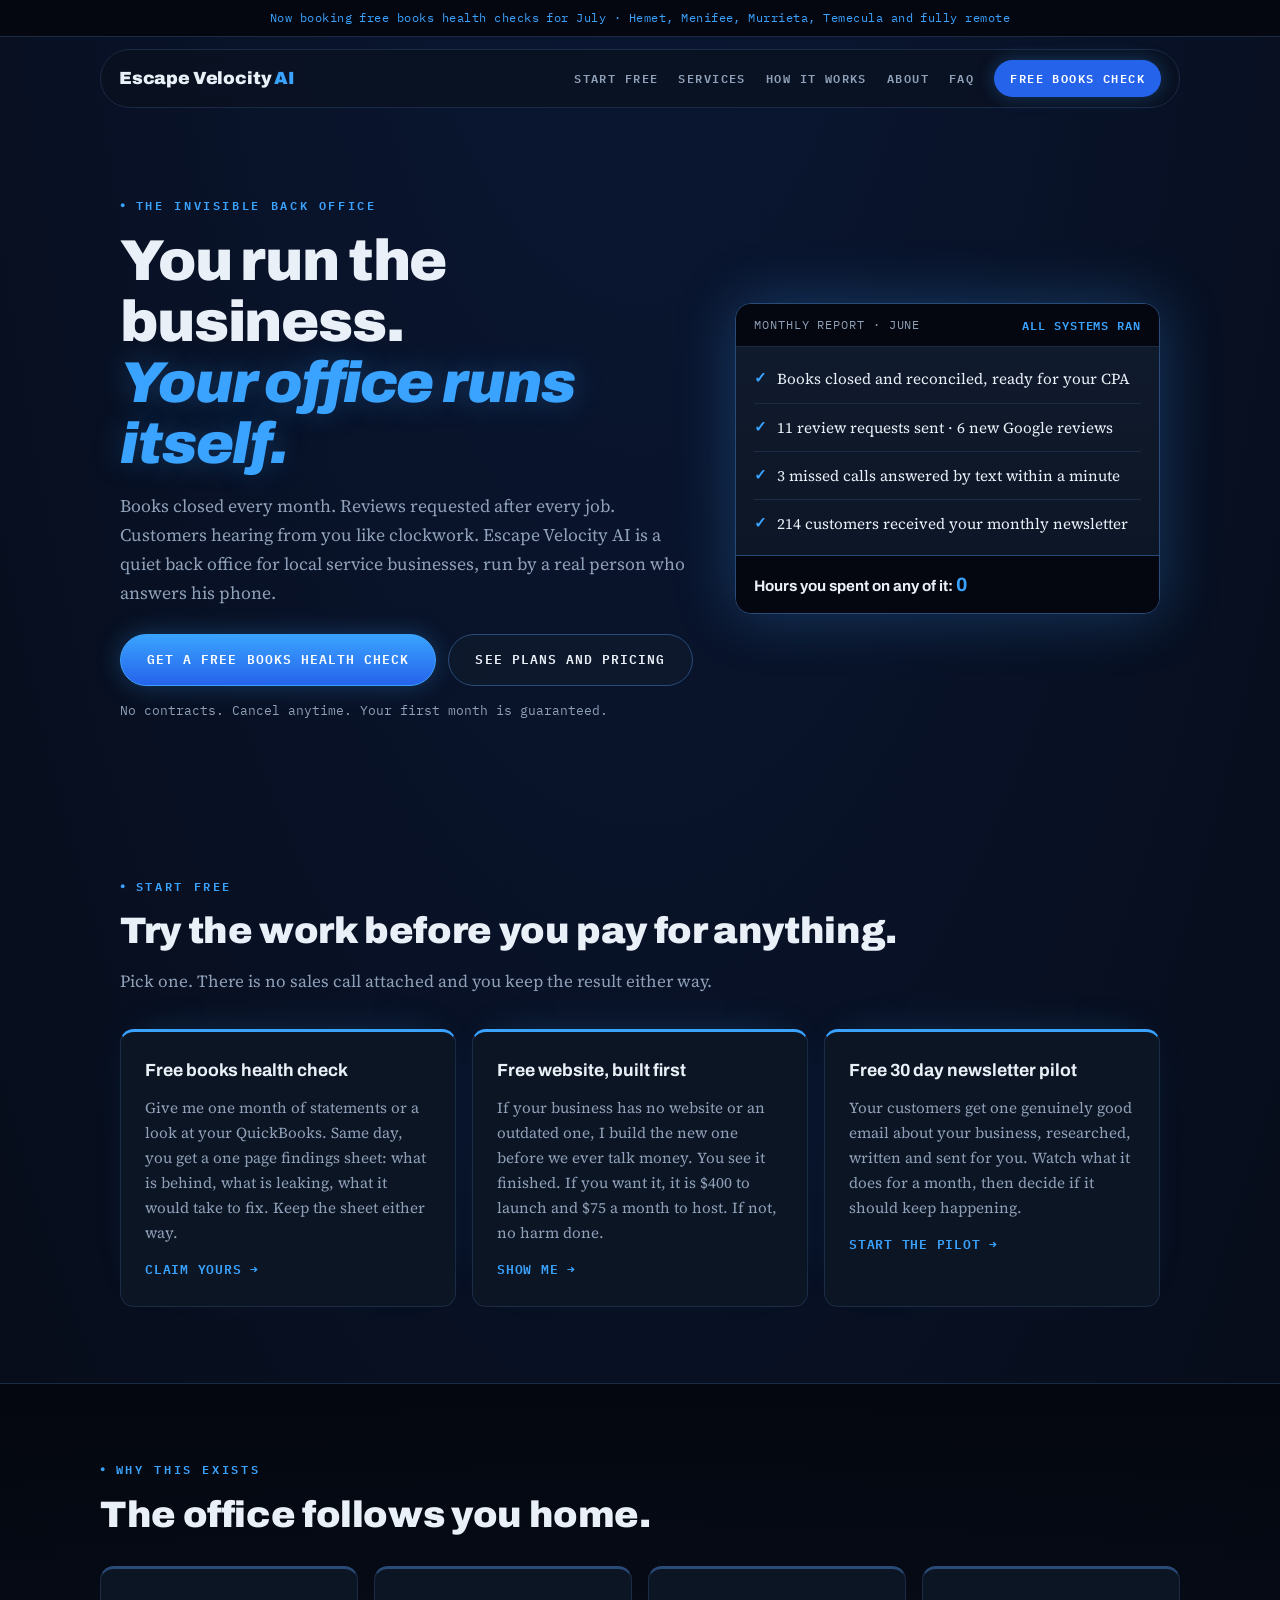
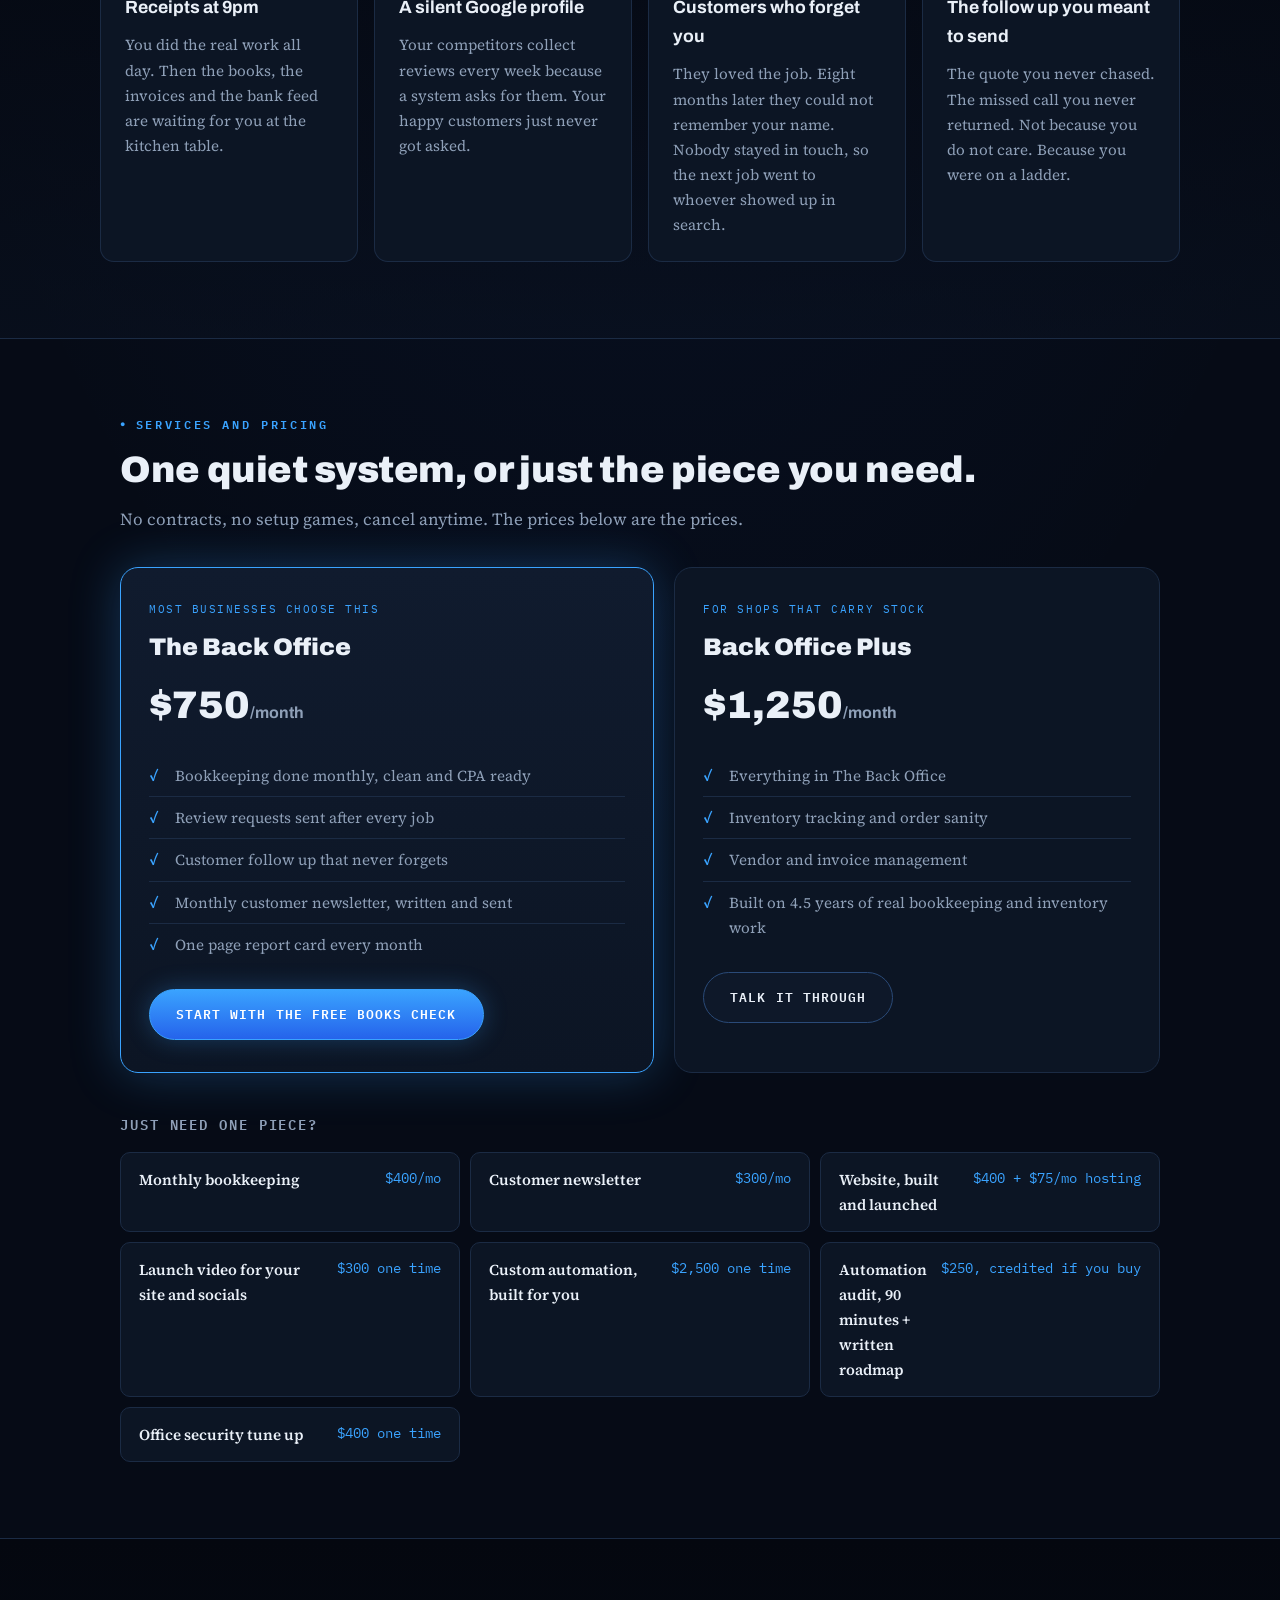
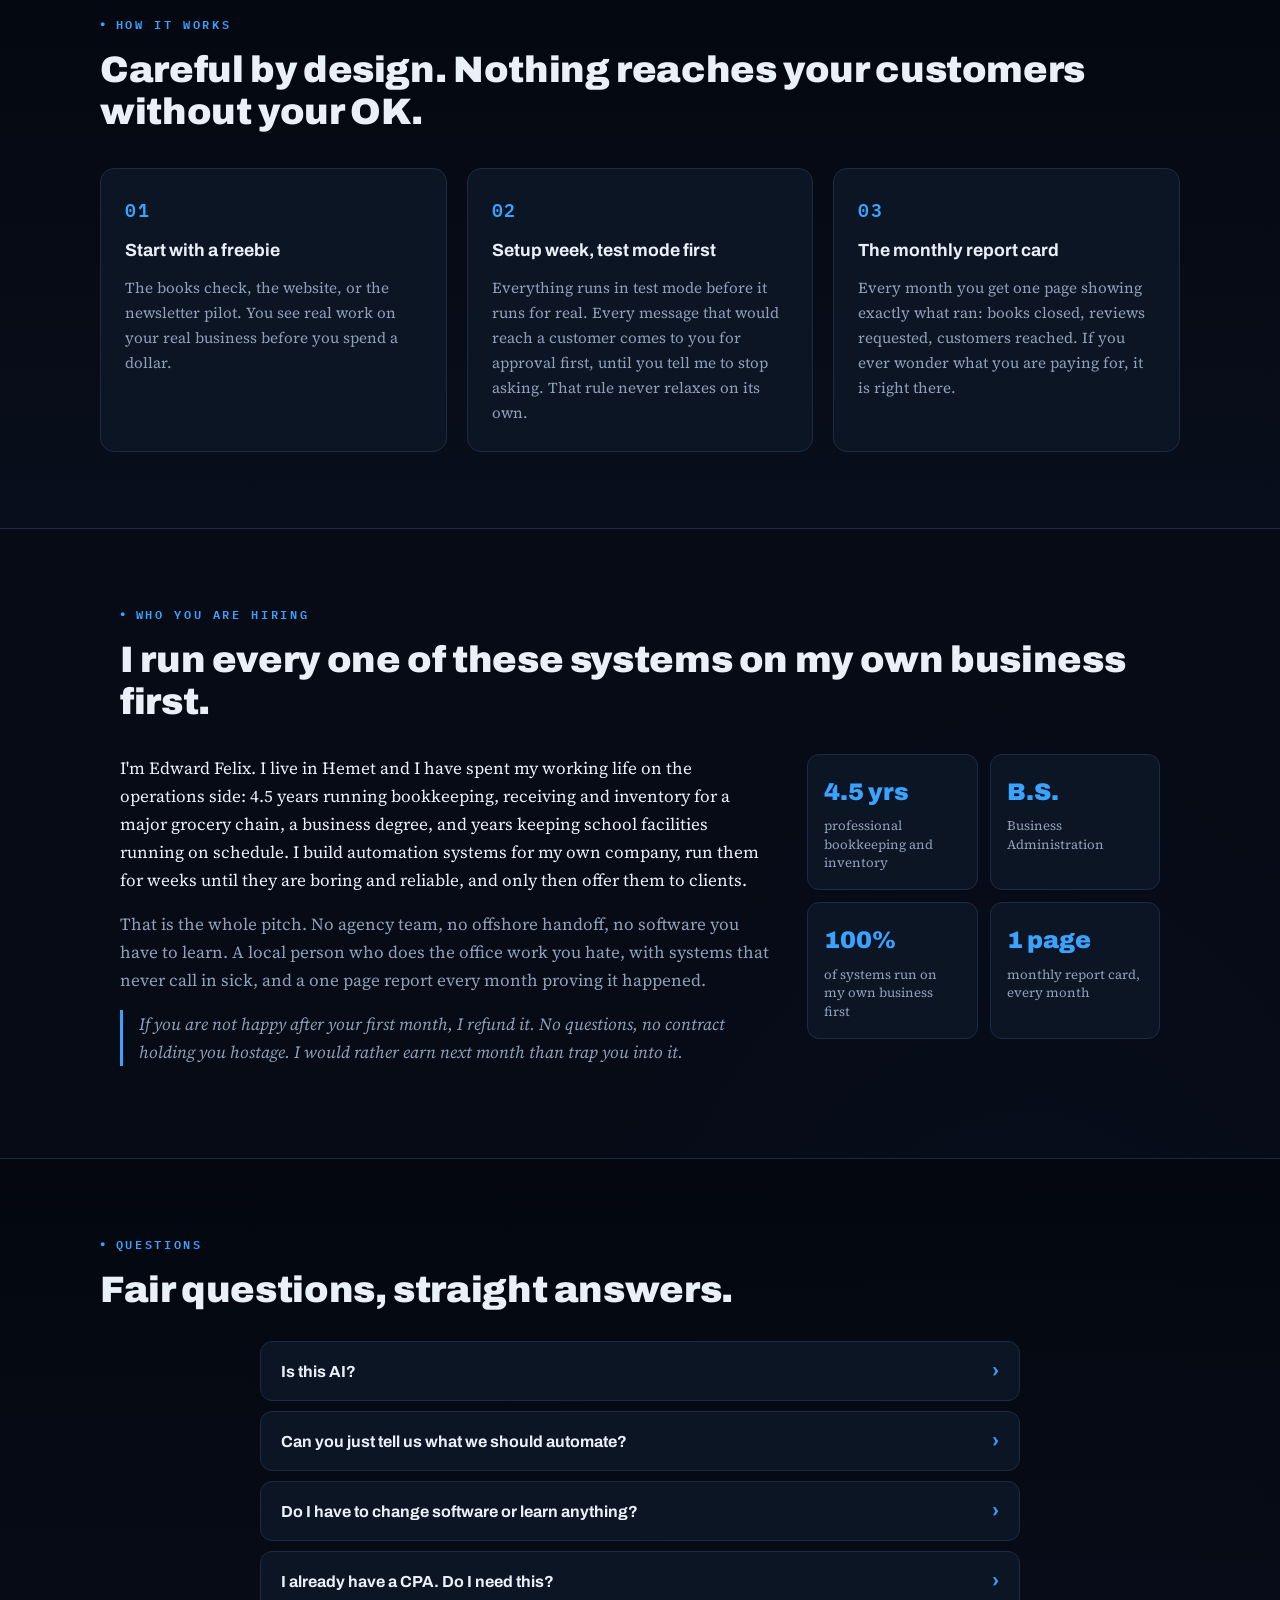
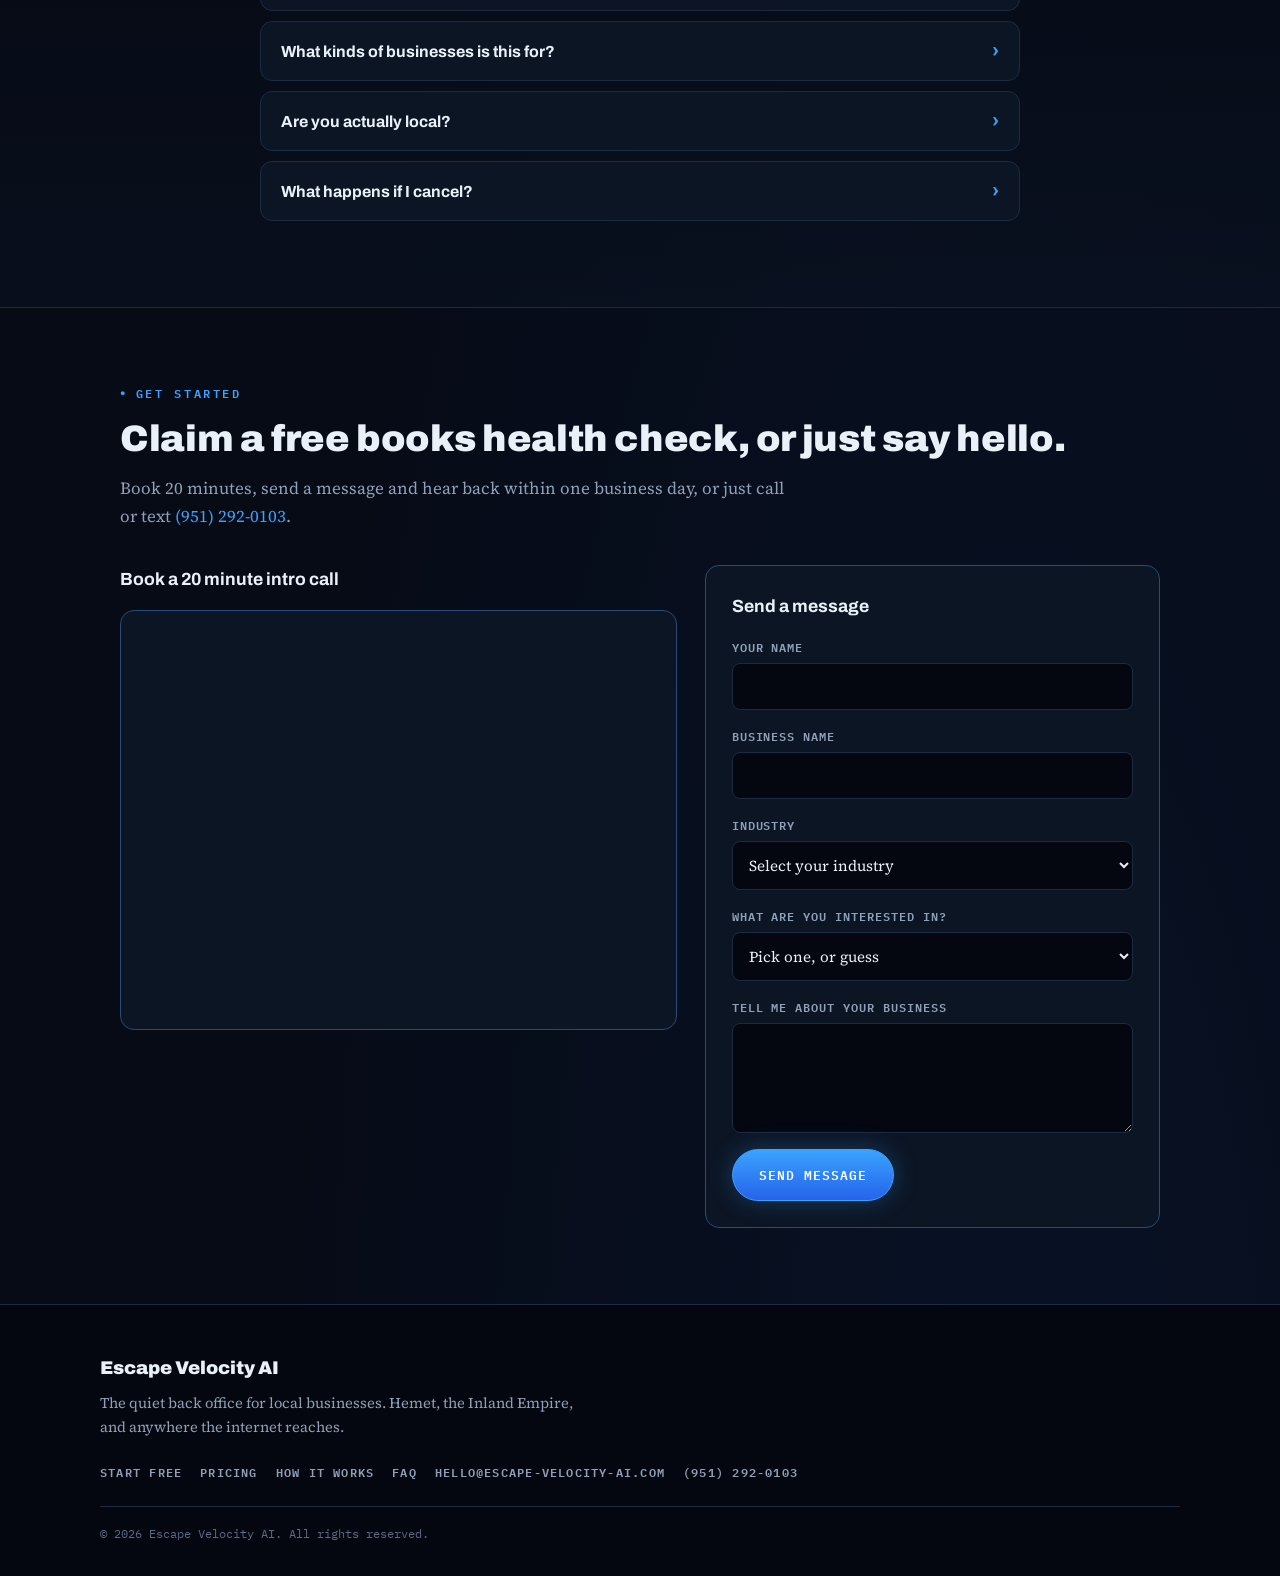
<file: index.html>
<!DOCTYPE html>
<html lang="en">
<head>
  <meta charset="UTF-8" />
  <meta name="viewport" content="width=device-width, initial-scale=1.0" />
  <title>Escape Velocity AI — The quiet back office for local businesses</title>
  <meta name="description" content="Books closed monthly. Reviews requested after every job. Customers hearing from you like clockwork. A quiet back office for local service businesses in the Inland Empire and beyond." />
  <meta property="og:title" content="Escape Velocity AI — The quiet back office for local businesses" />
  <meta property="og:description" content="Books closed monthly. Reviews coming in. Customers hearing from you. All handled in the background while you do the actual work." />
  <meta property="og:type" content="website" />
  <meta property="og:url" content="https://escape-velocity-ai.com/" />
  <meta property="og:image" content="https://escape-velocity-ai.com/assets/og-image.png" />
  <meta property="og:image:width" content="1200" />
  <meta property="og:image:height" content="630" />
  <meta name="twitter:card" content="summary_large_image" />
  <meta name="twitter:image" content="https://escape-velocity-ai.com/assets/og-image.png" />
  <link rel="preconnect" href="https://fonts.googleapis.com" />
  <link rel="preconnect" href="https://fonts.gstatic.com" crossorigin />
  <link href="https://fonts.googleapis.com/css2?family=Archivo:wght@500;700;900&family=Source+Serif+4:ital,opsz,wght@0,8..60,400;0,8..60,600;1,8..60,400&family=IBM+Plex+Mono:wght@400;600&display=swap" rel="stylesheet" />
  <link rel="stylesheet" href="styles.css" />
</head>
<body>

  <!-- ANNOUNCEMENT BAR -->
  <div class="announce">Now booking free books health checks for July · Hemet, Menifee, Murrieta, Temecula and fully remote</div>

  <!-- NAV -->
  <header class="nav">
    <a class="nav-brand" href="#top">Escape Velocity <span>AI</span></a>
    <button class="nav-hamburger" aria-label="Menu" aria-expanded="false"><span></span><span></span><span></span></button>
    <nav class="nav-links">
      <a href="#start-free">Start Free</a>
      <a href="#services">Services</a>
      <a href="#how-it-works">How It Works</a>
      <a href="#about">About</a>
      <a href="#faq">FAQ</a>
      <a class="nav-cta" href="#booking">Free Books Check</a>
    </nav>
  </header>

  <!-- HERO -->
  <section class="hero" id="top">
    <div class="hero-copy">
      <p class="eyebrow">The invisible back office</p>
      <h1>You run the business.<br /><span class="h1-accent">Your office runs itself.</span></h1>
      <p class="hero-sub">Books closed every month. Reviews requested after every job. Customers hearing from you like clockwork. Escape Velocity AI is a quiet back office for local service businesses, run by a real person who answers his phone.</p>
      <div class="hero-ctas">
        <a class="btn btn-primary" href="#booking">Get a free books health check</a>
        <a class="btn btn-ghost" href="#services">See plans and pricing</a>
      </div>
      <p class="hero-note">No contracts. Cancel anytime. Your first month is guaranteed.</p>
    </div>

    <!-- Signature artifact: the monthly report card -->
    <div class="report-card" aria-label="Example monthly report">
      <div class="report-head">
        <span>MONTHLY REPORT · JUNE</span>
        <span class="report-status">ALL SYSTEMS RAN</span>
      </div>
      <ul>
        <li><span class="tick">✓</span> Books closed and reconciled, ready for your CPA</li>
        <li><span class="tick">✓</span> 11 review requests sent · 6 new Google reviews</li>
        <li><span class="tick">✓</span> 3 missed calls answered by text within a minute</li>
        <li><span class="tick">✓</span> 214 customers received your monthly newsletter</li>
      </ul>
      <div class="report-foot">Hours you spent on any of it: <strong>0</strong></div>
    </div>
  </section>

  <!-- START FREE / DOOR OPENERS -->
  <section class="section" id="start-free">
    <p class="eyebrow">Start free</p>
    <h2>Try the work before you pay for anything.</h2>
    <p class="section-subhead">Pick one. There is no sales call attached and you keep the result either way.</p>
    <div class="card-grid three">
      <div class="card opener">
        <h3>Free books health check</h3>
        <p>Give me one month of statements or a look at your QuickBooks. Same day, you get a one page findings sheet: what is behind, what is leaking, what it would take to fix. Keep the sheet either way.</p>
        <a class="card-link" href="#booking">Claim yours →</a>
      </div>
      <div class="card opener">
        <h3>Free website, built first</h3>
        <p>If your business has no website or an outdated one, I build the new one before we ever talk money. You see it finished. If you want it, it is $400 to launch and $75 a month to host. If not, no harm done.</p>
        <a class="card-link" href="#booking">Show me →</a>
      </div>
      <div class="card opener">
        <h3>Free 30 day newsletter pilot</h3>
        <p>Your customers get one genuinely good email about your business, researched, written and sent for you. Watch what it does for a month, then decide if it should keep happening.</p>
        <a class="card-link" href="#booking">Start the pilot →</a>
      </div>
    </div>
  </section>

  <!-- PROBLEM -->
  <section class="section section-alt" id="problem">
    <p class="eyebrow">Why this exists</p>
    <h2>The office follows you home.</h2>
    <div class="card-grid four">
      <div class="card pain"><h3>Receipts at 9pm</h3><p>You did the real work all day. Then the books, the invoices and the bank feed are waiting for you at the kitchen table.</p></div>
      <div class="card pain"><h3>A silent Google profile</h3><p>Your competitors collect reviews every week because a system asks for them. Your happy customers just never got asked.</p></div>
      <div class="card pain"><h3>Customers who forget you</h3><p>They loved the job. Eight months later they could not remember your name. Nobody stayed in touch, so the next job went to whoever showed up in search.</p></div>
      <div class="card pain"><h3>The follow up you meant to send</h3><p>The quote you never chased. The missed call you never returned. Not because you do not care. Because you were on a ladder.</p></div>
    </div>
  </section>

  <!-- SERVICES & PRICING -->
  <section class="section" id="services">
    <p class="eyebrow">Services and pricing</p>
    <h2>One quiet system, or just the piece you need.</h2>
    <p class="section-subhead">No contracts, no setup games, cancel anytime. The prices below are the prices.</p>

    <div class="plans">
      <div class="plan featured">
        <div class="plan-tag">Most businesses choose this</div>
        <h3>The Back Office</h3>
        <div class="plan-price">$750<span>/month</span></div>
        <ul>
          <li>Bookkeeping done monthly, clean and CPA ready</li>
          <li>Review requests sent after every job</li>
          <li>Customer follow up that never forgets</li>
          <li>Monthly customer newsletter, written and sent</li>
          <li>One page report card every month</li>
        </ul>
        <a class="btn btn-primary" href="#booking">Start with the free books check</a>
      </div>
      <div class="plan">
        <div class="plan-tag">For shops that carry stock</div>
        <h3>Back Office Plus</h3>
        <div class="plan-price">$1,250<span>/month</span></div>
        <ul>
          <li>Everything in The Back Office</li>
          <li>Inventory tracking and order sanity</li>
          <li>Vendor and invoice management</li>
          <li>Built on 4.5 years of real bookkeeping and inventory work</li>
        </ul>
        <a class="btn btn-ghost" href="#booking">Talk it through</a>
      </div>
    </div>

    <div class="alacarte">
      <h3>Just need one piece?</h3>
      <div class="ala-grid">
        <div class="ala"><span class="ala-name">Monthly bookkeeping</span><span class="ala-price">$400/mo</span></div>
        <div class="ala"><span class="ala-name">Customer newsletter</span><span class="ala-price">$300/mo</span></div>
        <div class="ala"><span class="ala-name">Website, built and launched</span><span class="ala-price">$400 + $75/mo hosting</span></div>
        <div class="ala"><span class="ala-name">Launch video for your site and socials</span><span class="ala-price">$300 one time</span></div>
        <div class="ala"><span class="ala-name">Custom automation, built for you</span><span class="ala-price">$2,500 one time</span></div>
        <div class="ala"><span class="ala-name">Automation audit, 90 minutes + written roadmap</span><span class="ala-price">$250, credited if you buy</span></div>
        <div class="ala"><span class="ala-name">Office security tune up</span><span class="ala-price">$400 one time</span></div>
      </div>
    </div>
  </section>

  <!-- HOW IT WORKS -->
  <section class="section section-alt" id="how-it-works">
    <p class="eyebrow">How it works</p>
    <h2>Careful by design. Nothing reaches your customers without your OK.</h2>
    <div class="steps">
      <div class="step">
        <div class="step-num">01</div>
        <h3>Start with a freebie</h3>
        <p>The books check, the website, or the newsletter pilot. You see real work on your real business before you spend a dollar.</p>
      </div>
      <div class="step">
        <div class="step-num">02</div>
        <h3>Setup week, test mode first</h3>
        <p>Everything runs in test mode before it runs for real. Every message that would reach a customer comes to you for approval first, until you tell me to stop asking. That rule never relaxes on its own.</p>
      </div>
      <div class="step">
        <div class="step-num">03</div>
        <h3>The monthly report card</h3>
        <p>Every month you get one page showing exactly what ran: books closed, reviews requested, customers reached. If you ever wonder what you are paying for, it is right there.</p>
      </div>
    </div>
  </section>

  <!-- ABOUT / PROOF -->
  <section class="section" id="about">
    <p class="eyebrow">Who you are hiring</p>
    <h2>I run every one of these systems on my own business first.</h2>
    <div class="about-grid">
      <div class="about-copy">
        <p>I'm Edward Felix. I live in Hemet and I have spent my working life on the operations side: 4.5 years running bookkeeping, receiving and inventory for a major grocery chain, a business degree, and years keeping school facilities running on schedule. I build automation systems for my own company, run them for weeks until they are boring and reliable, and only then offer them to clients.</p>
        <p>That is the whole pitch. No agency team, no offshore handoff, no software you have to learn. A local person who does the office work you hate, with systems that never call in sick, and a one page report every month proving it happened.</p>
        <p class="about-promise">If you are not happy after your first month, I refund it. No questions, no contract holding you hostage. I would rather earn next month than trap you into it.</p>
      </div>
      <div class="about-facts">
        <div class="fact"><span class="fact-num">4.5 yrs</span><span class="fact-label">professional bookkeeping and inventory</span></div>
        <div class="fact"><span class="fact-num">B.S.</span><span class="fact-label">Business Administration</span></div>
        <div class="fact"><span class="fact-num">100%</span><span class="fact-label">of systems run on my own business first</span></div>
        <div class="fact"><span class="fact-num">1 page</span><span class="fact-label">monthly report card, every month</span></div>
      </div>
    </div>
  </section>

  <!-- FAQ -->
  <section class="section section-alt" id="faq">
    <p class="eyebrow">Questions</p>
    <h2>Fair questions, straight answers.</h2>
    <div class="faq-list">
      <div class="faq-item">
        <button class="faq-question" aria-expanded="false">Is this AI? <span class="faq-icon">›</span></button>
        <div class="faq-answer"><p>Some of the tools are, yes. The follow ups, the newsletter drafts and the report cards are produced by modern automation, and that is why the price is $750 instead of a $3,000 agency retainer. What matters: you never touch the tools, a human reviews the work, and nothing reaches your customers without approval until you decide otherwise.</p></div>
      </div>
      <div class="faq-item">
        <button class="faq-question" aria-expanded="false">Can you just tell us what we should automate? <span class="faq-icon">›</span></button>
        <div class="faq-answer"><p>Yes. That is the automation audit: 90 minutes on your operation, then a written one page roadmap of what to automate, in what order, and what each piece costs, whether you hire me or not. It is $250, and the full amount credits toward any setup or retainer within 60 days. If you buy, the advice was free. If you do not, you keep the roadmap.</p></div>
      </div>
      <div class="faq-item">
        <button class="faq-question" aria-expanded="false">Do I have to change software or learn anything? <span class="faq-icon">›</span></button>
        <div class="faq-answer"><p>No. I work with what you have, even if what you have is a shoebox of receipts and a Gmail account. If something better is worth setting up, I set it up and run it for you.</p></div>
      </div>
      <div class="faq-item">
        <button class="faq-question" aria-expanded="false">I already have a CPA. Do I need this? <span class="faq-icon">›</span></button>
        <div class="faq-answer"><p>Probably, yes. A CPA files your taxes. I keep the books clean all year so your CPA spends billable hours filing instead of untangling. Most CPAs love working with clients whose books arrive reconciled.</p></div>
      </div>
      <div class="faq-item">
        <button class="faq-question" aria-expanded="false">What kinds of businesses is this for? <span class="faq-icon">›</span></button>
        <div class="faq-answer"><p>Local service businesses: plumbers, HVAC, contractors, salons, studios, daycares, coaches, realtors, small shops. If your customers are local and your evenings are full of office work, this is built for you.</p></div>
      </div>
      <div class="faq-item">
        <button class="faq-question" aria-expanded="false">Are you actually local? <span class="faq-icon">›</span></button>
        <div class="faq-answer"><p>Yes. Hemet, working across Menifee, Murrieta and Temecula. Everything is also built to run remotely, so distance never matters for delivery. It just means for local clients, the first meeting can be a handshake.</p></div>
      </div>
      <div class="faq-item">
        <button class="faq-question" aria-expanded="false">What happens if I cancel? <span class="faq-icon">›</span></button>
        <div class="faq-answer"><p>You cancel and it stops, effective at the end of the month you paid for. Your books, your website and your customer list are yours and you get all of it. No exit fees, no hostage data.</p></div>
      </div>
    </div>
  </section>

  <!-- BOOKING + CONTACT -->
  <section class="section" id="booking">
    <p class="eyebrow">Get started</p>
    <h2>Claim a free books health check, or just say hello.</h2>
    <p class="section-subhead">Book 20 minutes, send a message and hear back within one business day, or just call or text <a href="tel:+19512920103" style="color:var(--blue);text-decoration:none;white-space:nowrap">(951) 292-0103</a>.</p>
    <div class="booking-grid">

      <div class="booking-calendar">
        <h3>Book a 20 minute intro call</h3>
        <div class="cal-embed-wrapper">
          <div id="my-cal-inline-20-min-intro-call"></div>
        </div>
        <script type="text/javascript">
          (function (C, A, L) { let p = function (a, ar) { a.q.push(ar); }; let d = C.document; C.Cal = C.Cal || function () { let cal = C.Cal; let ar = arguments; if (!cal.loaded) { cal.ns = {}; cal.q = cal.q || []; d.head.appendChild(d.createElement("script")).src = A; cal.loaded = true; } if (ar[0] === L) { const api = function () { p(api, arguments); }; const namespace = ar[1]; api.q = api.q || []; if(typeof namespace === "string"){cal.ns[namespace] = cal.ns[namespace] || api;p(cal.ns[namespace], ar);p(cal, ["initNamespace", namespace]);} else p(cal, ar); return;} p(cal, ar); }; })(window, "https://app.cal.com/embed/embed.js", "init");
          Cal("init", "20-min-intro-call", {origin:"https://app.cal.com"});
          Cal.ns["20-min-intro-call"]("inline", {
            elementOrSelector:"#my-cal-inline-20-min-intro-call",
            config: {"layout":"month_view","useSlotsViewOnSmallScreen":"true"},
            calLink: "escape-velocity-ai-gj1u70/20-min-intro-call",
          });
          Cal.ns["20-min-intro-call"]("ui", {"hideEventTypeDetails":false,"layout":"month_view"});
        </script>
      </div>

      <div class="booking-form" id="contact-form">
        <h3>Send a message</h3>
        <form class="contact-form" action="https://formspree.io/f/xzdyajpe" method="POST">
          <input type="text" name="_gotcha" style="display:none" tabindex="-1" autocomplete="off" />
          <label>Your name<input type="text" name="name" required /></label>
          <label>Business name<input type="text" name="business" /></label>
          <label>Industry
            <select name="industry">
              <option value="" disabled selected>Select your industry</option>
              <option>Plumbing / HVAC / Contractors</option>
              <option>Salon / Studio / Gym</option>
              <option>Daycare / Church / School</option>
              <option>Real Estate</option>
              <option>Coaching / Professional Services</option>
              <option>Retail / Shop</option>
              <option>Other</option>
            </select>
          </label>
          <label>What are you interested in?
            <select name="interest">
              <option value="" disabled selected>Pick one, or guess</option>
              <option>Free books health check</option>
              <option>Free website, built first</option>
              <option>Free 30 day newsletter pilot</option>
              <option>The Back Office ($750/mo)</option>
              <option>Back Office Plus ($1,250/mo)</option>
              <option>Automation audit ($250, credited)</option>
              <option>Something else, let's talk</option>
            </select>
          </label>
          <label>Tell me about your business<textarea name="message" rows="4"></textarea></label>
          <button class="btn btn-primary" type="submit">Send Message</button>
        </form>
        <div id="form-success" hidden>
          <p class="success-mark">✓</p>
          <h4>Message received.</h4>
          <p>I'll be in touch within one business day. If you'd rather talk sooner, <a href="#booking">book a call directly</a>.</p>
        </div>
      </div>
    </div>
  </section>

  <!-- FOOTER -->
  <footer class="footer">
    <div class="footer-brand">
      <strong>Escape Velocity AI</strong>
      <p>The quiet back office for local businesses. Hemet, the Inland Empire, and anywhere the internet reaches.</p>
    </div>
    <nav class="footer-nav">
      <a href="#start-free">Start Free</a>
      <a href="#services">Pricing</a>
      <a href="#how-it-works">How It Works</a>
      <a href="#faq">FAQ</a>
      <a href="mailto:hello@escape-velocity-ai.com">hello@escape-velocity-ai.com</a>
      <a href="tel:+19512920103">(951) 292-0103</a>
    </nav>
    <p class="footer-fine">© 2026 Escape Velocity AI. All rights reserved.</p>
  </footer>

  <script src="script.js"></script>
</body>
</html>
</file>
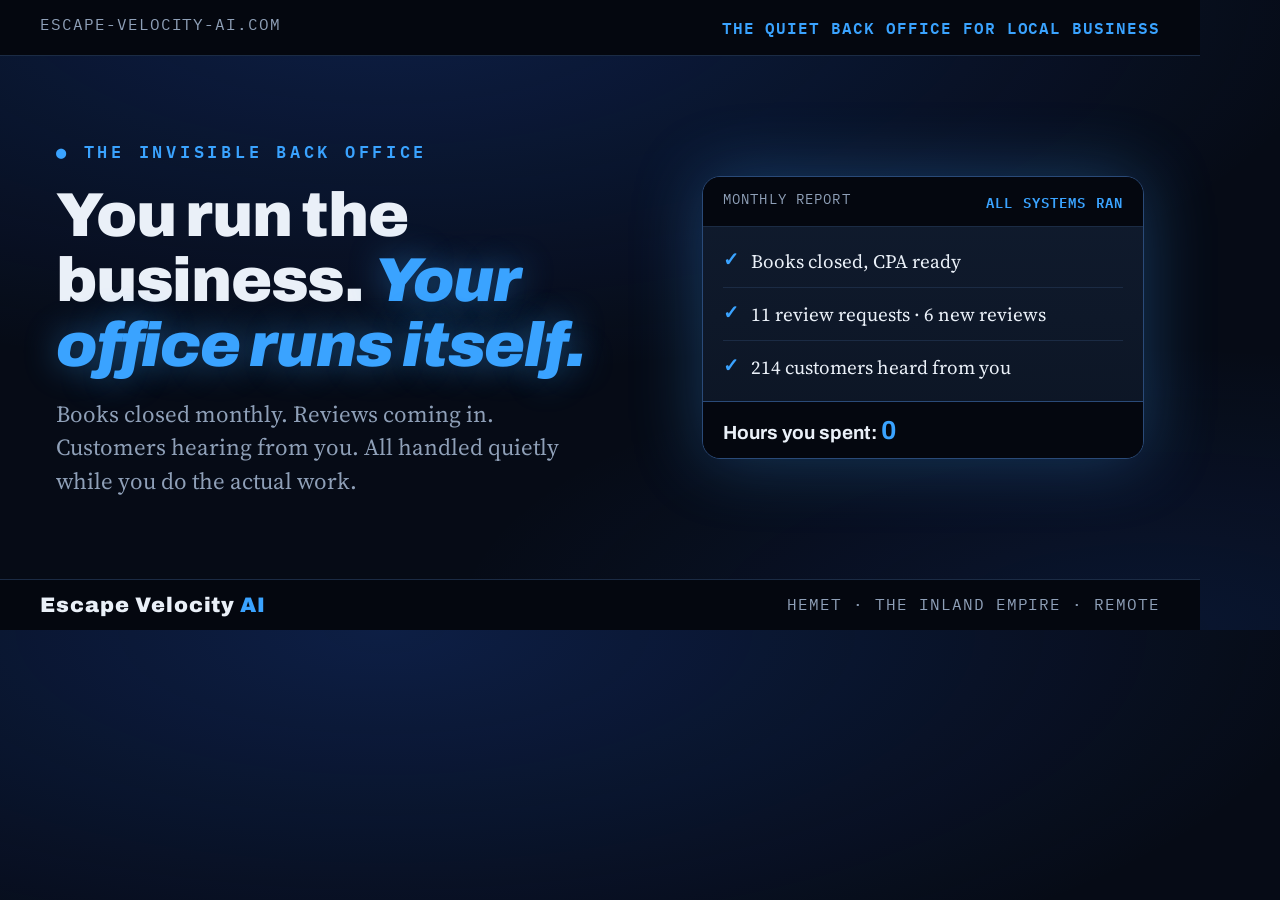
<file: og.html>
<!DOCTYPE html>
<html lang="en">
<head>
<meta charset="UTF-8">
<link rel="preconnect" href="https://fonts.googleapis.com">
<link href="https://fonts.googleapis.com/css2?family=Archivo:ital,wght@0,700;0,900;1,900&family=Source+Serif+4:opsz,wght@8..60,400&family=IBM+Plex+Mono:wght@400;600&display=swap" rel="stylesheet">
<style>
  * { box-sizing: border-box; margin: 0; padding: 0; }
  body { width: 1200px; height: 630px; background: #060B16; color: #EAF0F8;
    font-family: "Source Serif 4", Georgia, serif; overflow: hidden;
    background-image: radial-gradient(ellipse 75% 60% at 30% 0%, rgba(37,99,235,.22), transparent),
                      radial-gradient(ellipse 55% 45% at 90% 100%, rgba(37,99,235,.12), transparent);
    display: flex; flex-direction: column; }
  .bar { background: #04070F; font-family: "IBM Plex Mono", monospace;
    font-size: 16px; letter-spacing: .06em; padding: 14px 40px;
    display: flex; justify-content: space-between; border-bottom: 1px solid #1B2B44; }
  .bar.bottom { border-bottom: 0; border-top: 1px solid #1B2B44; }
  .bar .l { color: #8FA0B8; }
  .bar .status { color: #3AA3FF; font-weight: 600; }
  .main { flex: 1; display: grid; grid-template-columns: 1.15fr .85fr; gap: 48px;
    align-items: center; padding: 0 56px; }
  .eyebrow { font-family: "IBM Plex Mono", monospace; font-size: 17px; letter-spacing: .22em;
    color: #3AA3FF; font-weight: 600; margin-bottom: 18px; }
  h1 { font-family: Archivo, Arial, sans-serif; font-weight: 900; font-size: 62px;
    line-height: 1.05; letter-spacing: -.02em; margin-bottom: 20px; }
  h1 .accent { color: #3AA3FF; font-style: italic; text-shadow: 0 0 34px rgba(58,163,255,.45); }
  .sub { font-size: 23px; line-height: 1.45; color: #8FA0B8; max-width: 22em; }
  .brand { font-family: Archivo, Arial, sans-serif; font-weight: 900; font-size: 21px; color: #EAF0F8; }
  .brand span { color: #3AA3FF; }
  .card { background: linear-gradient(180deg, #101B2E, #0C1524); border: 1.5px solid #2A4A78;
    border-radius: 18px; overflow: hidden; box-shadow: 0 0 70px rgba(58,163,255,.3); }
  .card-head { background: #04070F; color: #8FA0B8; font-family: "IBM Plex Mono", monospace;
    font-size: 14px; letter-spacing: .08em; padding: 13px 20px;
    display: flex; justify-content: space-between; border-bottom: 1px solid #1B2B44; }
  .card-head b { color: #3AA3FF; font-weight: 600; }
  .card ul { list-style: none; padding: 8px 20px; }
  .card li { display: flex; gap: 12px; padding: 13px 0; border-bottom: 1px solid #1B2B44; font-size: 19px; }
  .card li:last-child { border-bottom: 0; }
  .tick { color: #3AA3FF; font-weight: 700; font-family: Archivo, sans-serif; }
  .card-foot { border-top: 1px solid #2A4A78; padding: 14px 20px; background: #04070F;
    font-family: Archivo, sans-serif; font-weight: 700; font-size: 19px; }
  .card-foot strong { color: #3AA3FF; font-size: 26px; }
</style>
</head>
<body>
  <div class="bar"><span class="l">ESCAPE-VELOCITY-AI.COM</span><span class="status">THE QUIET BACK OFFICE FOR LOCAL BUSINESS</span></div>
  <div class="main">
    <div>
      <p class="eyebrow">● THE INVISIBLE BACK OFFICE</p>
      <h1>You run the business. <span class="accent">Your office runs itself.</span></h1>
      <p class="sub">Books closed monthly. Reviews coming in. Customers hearing from you. All handled quietly while you do the actual work.</p>
    </div>
    <div class="card">
      <div class="card-head"><span>MONTHLY REPORT</span><b>ALL SYSTEMS RAN</b></div>
      <ul>
        <li><span class="tick">✓</span> Books closed, CPA ready</li>
        <li><span class="tick">✓</span> 11 review requests · 6 new reviews</li>
        <li><span class="tick">✓</span> 214 customers heard from you</li>
      </ul>
      <div class="card-foot">Hours you spent: <strong>0</strong></div>
    </div>
  </div>
  <div class="bar bottom"><span class="brand">Escape Velocity <span>AI</span></span><span class="l">HEMET · THE INLAND EMPIRE · REMOTE</span></div>
</body>
</html>
</file>
<file: styles.css>
/* Escape Velocity AI — The quiet back office. Black + blue system. Mobile-first. */
:root {
  --bg: #060B16;
  --bg-deep: #04070F;
  --surface: #0C1524;
  --surface-2: #101B2E;
  --border: #1B2B44;
  --border-bright: #2A4A78;
  --text: #EAF0F8;
  --dim: #8FA0B8;
  --blue: #3AA3FF;
  --blue-deep: #2563EB;
  --glow: rgba(58, 163, 255, .28);
  --confirm: #3AA3FF;
  --white: #FFFFFF;
  --display: "Archivo", "Arial Narrow", Arial, sans-serif;
  --body: "Source Serif 4", Georgia, serif;
  --mono: "IBM Plex Mono", Consolas, monospace;
  --max: 1080px;
}
* { box-sizing: border-box; margin: 0; padding: 0; }
html { scroll-behavior: smooth; }
body { background: var(--bg); color: var(--text); font-family: var(--body); font-size: 17px; line-height: 1.65;
  background-image: radial-gradient(ellipse 80% 50% at 50% -10%, rgba(37, 99, 235, .16), transparent),
                    radial-gradient(ellipse 60% 40% at 80% 100%, rgba(37, 99, 235, .07), transparent); }
img { max-width: 100%; }

/* Announcement */
.announce { background: var(--bg-deep); color: var(--blue); font-family: var(--mono); font-size: 12px; letter-spacing: .04em; text-align: center; padding: 8px 16px; border-bottom: 1px solid var(--border); }

/* Nav — floating pill */
.nav { position: sticky; top: 12px; z-index: 50; display: flex; align-items: center; justify-content: space-between; gap: 12px;
  max-width: var(--max); margin: 12px auto 0; padding: 10px 18px;
  background: rgba(10, 18, 33, .85); backdrop-filter: blur(10px);
  border: 1px solid var(--border); border-radius: 999px; }
.nav-brand { font-family: var(--display); font-weight: 900; font-size: 1.1rem; color: var(--text); text-decoration: none; letter-spacing: -.01em; }
.nav-brand span { color: var(--blue); }
.nav-links { display: none; gap: 20px; align-items: center; }
.nav-links a { font-family: var(--mono); font-weight: 600; font-size: .74rem; text-transform: uppercase; letter-spacing: .12em; color: var(--dim); text-decoration: none; }
.nav-links a:hover { color: var(--text); }
.nav-cta { background: var(--blue-deep); color: var(--white) !important; padding: 9px 16px; border-radius: 999px; box-shadow: 0 0 18px var(--glow); }
.nav-cta:hover { background: var(--blue); }
.nav-hamburger { display: flex; flex-direction: column; gap: 4px; background: none; border: 0; cursor: pointer; padding: 6px; }
.nav-hamburger span { width: 22px; height: 2.5px; background: var(--text); border-radius: 2px; }
.nav-links.nav-open { display: flex; position: absolute; top: calc(100% + 8px); left: 0; right: 0; flex-direction: column;
  background: var(--surface); border: 1px solid var(--border); border-radius: 18px; padding: 18px 20px; }
@media (min-width: 900px) { .nav-links { display: flex; } .nav-hamburger { display: none; } }
@media (max-width: 480px) { .nav { margin: 10px 12px 0; } }

/* Buttons — pills with glow */
.btn { display: inline-block; font-family: var(--mono); font-weight: 600; font-size: .82rem; letter-spacing: .08em; text-transform: uppercase;
  text-decoration: none; padding: 14px 26px; border-radius: 999px; border: 1px solid var(--border-bright); cursor: pointer;
  transition: transform .08s ease, box-shadow .2s, background .15s; }
.btn-primary { background: linear-gradient(180deg, var(--blue), var(--blue-deep)); color: var(--white); border-color: var(--blue); box-shadow: 0 0 24px var(--glow); }
.btn-primary:hover { box-shadow: 0 0 36px var(--glow); }
.btn-ghost { background: rgba(16, 27, 46, .6); color: var(--text); }
.btn-ghost:hover { border-color: var(--blue); }
.btn:active { transform: translateY(1px); }

/* Hero */
.hero { display: grid; gap: 40px; max-width: var(--max); margin: 0 auto; padding: 64px 20px 80px; align-items: center; }
@media (min-width: 900px) { .hero { grid-template-columns: 1.15fr .85fr; padding-top: 88px; } }
.eyebrow { font-family: var(--mono); font-size: 12px; letter-spacing: .22em; text-transform: uppercase; color: var(--blue); font-weight: 600; margin-bottom: 14px; }
.eyebrow::before { content: "● "; font-size: 9px; vertical-align: 2px; }
.hero h1 { font-family: var(--display); font-weight: 900; font-size: clamp(2.2rem, 5.5vw, 3.6rem); line-height: 1.06; letter-spacing: -.02em; margin-bottom: 18px; }
.h1-accent { color: var(--blue); font-style: italic; text-shadow: 0 0 30px var(--glow); }
.hero-sub { font-size: 1.1rem; color: var(--dim); max-width: 34em; margin-bottom: 26px; }
.hero-ctas { display: flex; flex-wrap: wrap; gap: 12px; margin-bottom: 14px; }
.hero-note { font-family: var(--mono); font-size: 12.5px; color: var(--dim); }

/* Report card (signature) */
.report-card { background: linear-gradient(180deg, var(--surface-2), var(--surface)); border: 1px solid var(--border-bright);
  border-radius: 16px; overflow: hidden; box-shadow: 0 0 60px var(--glow); max-width: 430px; justify-self: center; width: 100%; }
.report-head { display: flex; justify-content: space-between; gap: 10px; background: var(--bg-deep); color: var(--dim);
  font-family: var(--mono); font-size: 11.5px; letter-spacing: .08em; padding: 12px 18px; border-bottom: 1px solid var(--border); }
.report-status { color: var(--blue); font-weight: 600; }
.report-card ul { list-style: none; padding: 8px 18px; }
.report-card li { display: flex; gap: 10px; padding: 11px 0; border-bottom: 1px solid var(--border); font-size: .95rem; }
.report-card li:last-child { border-bottom: 0; }
.tick { color: var(--blue); font-weight: 700; font-family: var(--display); }
.report-foot { border-top: 1px solid var(--border-bright); padding: 13px 18px; font-family: var(--display); font-weight: 700; font-size: .95rem; background: var(--bg-deep); }
.report-foot strong { color: var(--blue); font-size: 1.2rem; }

/* Sections */
.section { max-width: var(--max); margin: 0 auto; padding: 76px 20px; }
.section-alt { max-width: none; background: linear-gradient(180deg, var(--bg-deep), rgba(10, 18, 33, .5)); border-top: 1px solid var(--border); border-bottom: 1px solid var(--border); }
.section-alt > * { max-width: var(--max); margin-left: auto; margin-right: auto; }
.section h2 { font-family: var(--display); font-weight: 900; font-size: clamp(1.6rem, 3.5vw, 2.3rem); letter-spacing: -.01em; line-height: 1.15; margin-bottom: 14px; }
.section-subhead { color: var(--dim); max-width: 40em; margin-bottom: 34px; }

/* Cards */
.card-grid { display: grid; gap: 16px; margin-top: 30px; }
.card-grid.three { grid-template-columns: repeat(auto-fit, minmax(260px, 1fr)); }
.card-grid.four { grid-template-columns: repeat(auto-fit, minmax(230px, 1fr)); }
.card { background: var(--surface); border: 1px solid var(--border); border-radius: 14px; padding: 24px; }
.card h3 { font-family: var(--display); font-weight: 700; font-size: 1.1rem; margin-bottom: 10px; color: var(--text); }
.card p { font-size: .95rem; color: var(--dim); }
.card.opener { border-top: 3px solid var(--blue); box-shadow: 0 -12px 40px -24px var(--glow); }
.card.pain { border-top: 3px solid var(--border-bright); }
.card-link { display: inline-block; margin-top: 14px; font-family: var(--mono); font-weight: 600; font-size: .8rem; letter-spacing: .06em; text-transform: uppercase; color: var(--blue); text-decoration: none; }
.card-link:hover { text-shadow: 0 0 16px var(--glow); }

/* Plans */
.plans { display: grid; gap: 20px; margin-top: 34px; }
@media (min-width: 820px) { .plans { grid-template-columns: 1.1fr 1fr; } }
.plan { background: var(--surface); border: 1px solid var(--border); border-radius: 18px; padding: 32px 28px; position: relative; }
.plan.featured { border: 1px solid var(--blue); box-shadow: 0 0 50px var(--glow); background: linear-gradient(180deg, var(--surface-2), var(--surface)); }
.plan-tag { font-family: var(--mono); font-size: 11px; letter-spacing: .14em; text-transform: uppercase; color: var(--blue); margin-bottom: 10px; }
.plan h3 { font-family: var(--display); font-weight: 900; font-size: 1.5rem; margin-bottom: 6px; }
.plan-price { font-family: var(--display); font-weight: 900; font-size: 2.4rem; margin-bottom: 18px; color: var(--text); }
.plan-price span { font-size: 1rem; font-weight: 700; color: var(--dim); }
.plan ul { list-style: none; margin-bottom: 24px; }
.plan li { padding: 8px 0 8px 26px; border-bottom: 1px solid var(--border); font-size: .95rem; color: var(--dim); position: relative; }
.plan li::before { content: "✓"; position: absolute; left: 0; color: var(--blue); font-weight: 700; }
.plan li:last-child { border-bottom: 0; }

/* A la carte */
.alacarte { margin-top: 40px; }
.alacarte h3 { font-family: var(--mono); font-weight: 600; font-size: .85rem; text-transform: uppercase; letter-spacing: .14em; color: var(--dim); margin-bottom: 16px; }
.ala-grid { display: grid; gap: 10px; grid-template-columns: repeat(auto-fit, minmax(280px, 1fr)); }
.ala { display: flex; justify-content: space-between; gap: 12px; background: var(--surface); border: 1px solid var(--border); border-radius: 10px; padding: 14px 18px; font-size: .95rem; }
.ala-name { font-weight: 600; color: var(--text); }
.ala-price { font-family: var(--mono); font-size: .85rem; color: var(--blue); white-space: nowrap; }

/* Steps */
.steps { display: grid; gap: 20px; margin-top: 34px; }
@media (min-width: 820px) { .steps { grid-template-columns: repeat(3, 1fr); } }
.step { background: var(--surface); border: 1px solid var(--border); border-radius: 14px; padding: 26px 24px; }
.step-num { font-family: var(--mono); font-weight: 600; font-size: 1.1rem; color: var(--blue); margin-bottom: 12px; letter-spacing: .1em; }
.step h3 { font-family: var(--display); font-weight: 700; font-size: 1.1rem; margin-bottom: 10px; }
.step p { font-size: .95rem; color: var(--dim); }

/* About */
.about-grid { display: grid; gap: 32px; margin-top: 30px; }
@media (min-width: 860px) { .about-grid { grid-template-columns: 1.3fr .7fr; } }
.about-copy p { margin-bottom: 16px; max-width: 40em; color: var(--dim); }
.about-copy p:first-child { color: var(--text); }
.about-promise { border-left: 3px solid var(--blue); padding-left: 16px; font-style: italic; }
.about-facts { display: grid; gap: 12px; grid-template-columns: 1fr 1fr; align-content: start; }
.fact { background: var(--surface); border: 1px solid var(--border); border-radius: 12px; padding: 18px 16px; }
.fact-num { display: block; font-family: var(--display); font-weight: 900; font-size: 1.5rem; color: var(--blue); }
.fact-label { font-size: .82rem; color: var(--dim); line-height: 1.4; display: block; margin-top: 4px; }

/* FAQ */
.faq-list { margin-top: 30px; max-width: 760px; }
.faq-item { background: var(--surface); border: 1px solid var(--border); border-radius: 12px; margin-bottom: 10px; }
.faq-item.faq-open { border-color: var(--border-bright); }
.faq-question { width: 100%; display: flex; justify-content: space-between; align-items: center; gap: 14px; background: none; border: 0; text-align: left;
  font-family: var(--display); font-weight: 700; font-size: 1rem; color: var(--text); padding: 18px 20px; cursor: pointer; }
.faq-icon { transition: transform .18s ease; font-size: 1.3rem; color: var(--blue); }
.faq-open .faq-icon { transform: rotate(90deg); }
.faq-answer { display: none; padding: 0 20px 18px; }
.faq-open .faq-answer { display: block; }
.faq-answer p { font-size: .95rem; color: var(--dim); }

/* Booking */
.booking-grid { display: grid; gap: 28px; margin-top: 34px; }
@media (min-width: 900px) { .booking-grid { grid-template-columns: 1.1fr .9fr; } }
.booking-calendar h3, .booking-form h3 { font-family: var(--display); font-weight: 700; font-size: 1.1rem; margin-bottom: 16px; }
.cal-embed-wrapper { background: var(--surface); border: 1px solid var(--border-bright); border-radius: 14px; min-height: 420px; padding: 8px; overflow: auto; }
.booking-form { background: var(--surface); border: 1px solid var(--border-bright); border-radius: 14px; padding: 26px; }
.contact-form label { display: block; font-family: var(--mono); font-weight: 600; font-size: .76rem; letter-spacing: .08em; text-transform: uppercase; color: var(--dim); margin-bottom: 16px; }
.contact-form input, .contact-form select, .contact-form textarea { display: block; width: 100%; margin-top: 6px; padding: 12px; border: 1px solid var(--border);
  border-radius: 8px; background: var(--bg-deep); font-family: var(--body); font-size: .95rem; color: var(--text); }
.contact-form input:focus, .contact-form select:focus, .contact-form textarea:focus { outline: 1px solid var(--blue); outline-offset: 0; border-color: var(--blue); }
#form-success { text-align: center; padding: 30px 10px; }
.success-mark { font-size: 2.2rem; color: var(--blue); font-weight: 700; }
#form-success h4 { font-family: var(--display); font-weight: 900; font-size: 1.2rem; margin: 8px 0; }
#form-success a { color: var(--blue); }

/* Footer */
.footer { background: var(--bg-deep); color: var(--text); padding: 48px 20px 32px; border-top: 1px solid var(--border); }
.footer-brand, .footer-nav, .footer-fine { max-width: var(--max); margin: 0 auto; }
.footer-brand strong { font-family: var(--display); font-weight: 900; font-size: 1.15rem; }
.footer-brand p { color: var(--dim); font-size: .92rem; max-width: 34em; margin: 8px 0 22px; }
.footer-nav { display: flex; flex-wrap: wrap; gap: 18px; margin-bottom: 24px; }
.footer-nav a { color: var(--dim); font-family: var(--mono); font-weight: 600; font-size: .76rem; text-transform: uppercase; letter-spacing: .1em; text-decoration: none; }
.footer-nav a:hover { color: var(--blue); }
.footer-fine { font-family: var(--mono); font-size: 11.5px; color: #5A6B84; border-top: 1px solid var(--border); padding-top: 18px; }

/* Motion restraint */
@media (prefers-reduced-motion: reduce) { html { scroll-behavior: auto; } .btn { transition: none; } }
</file>
